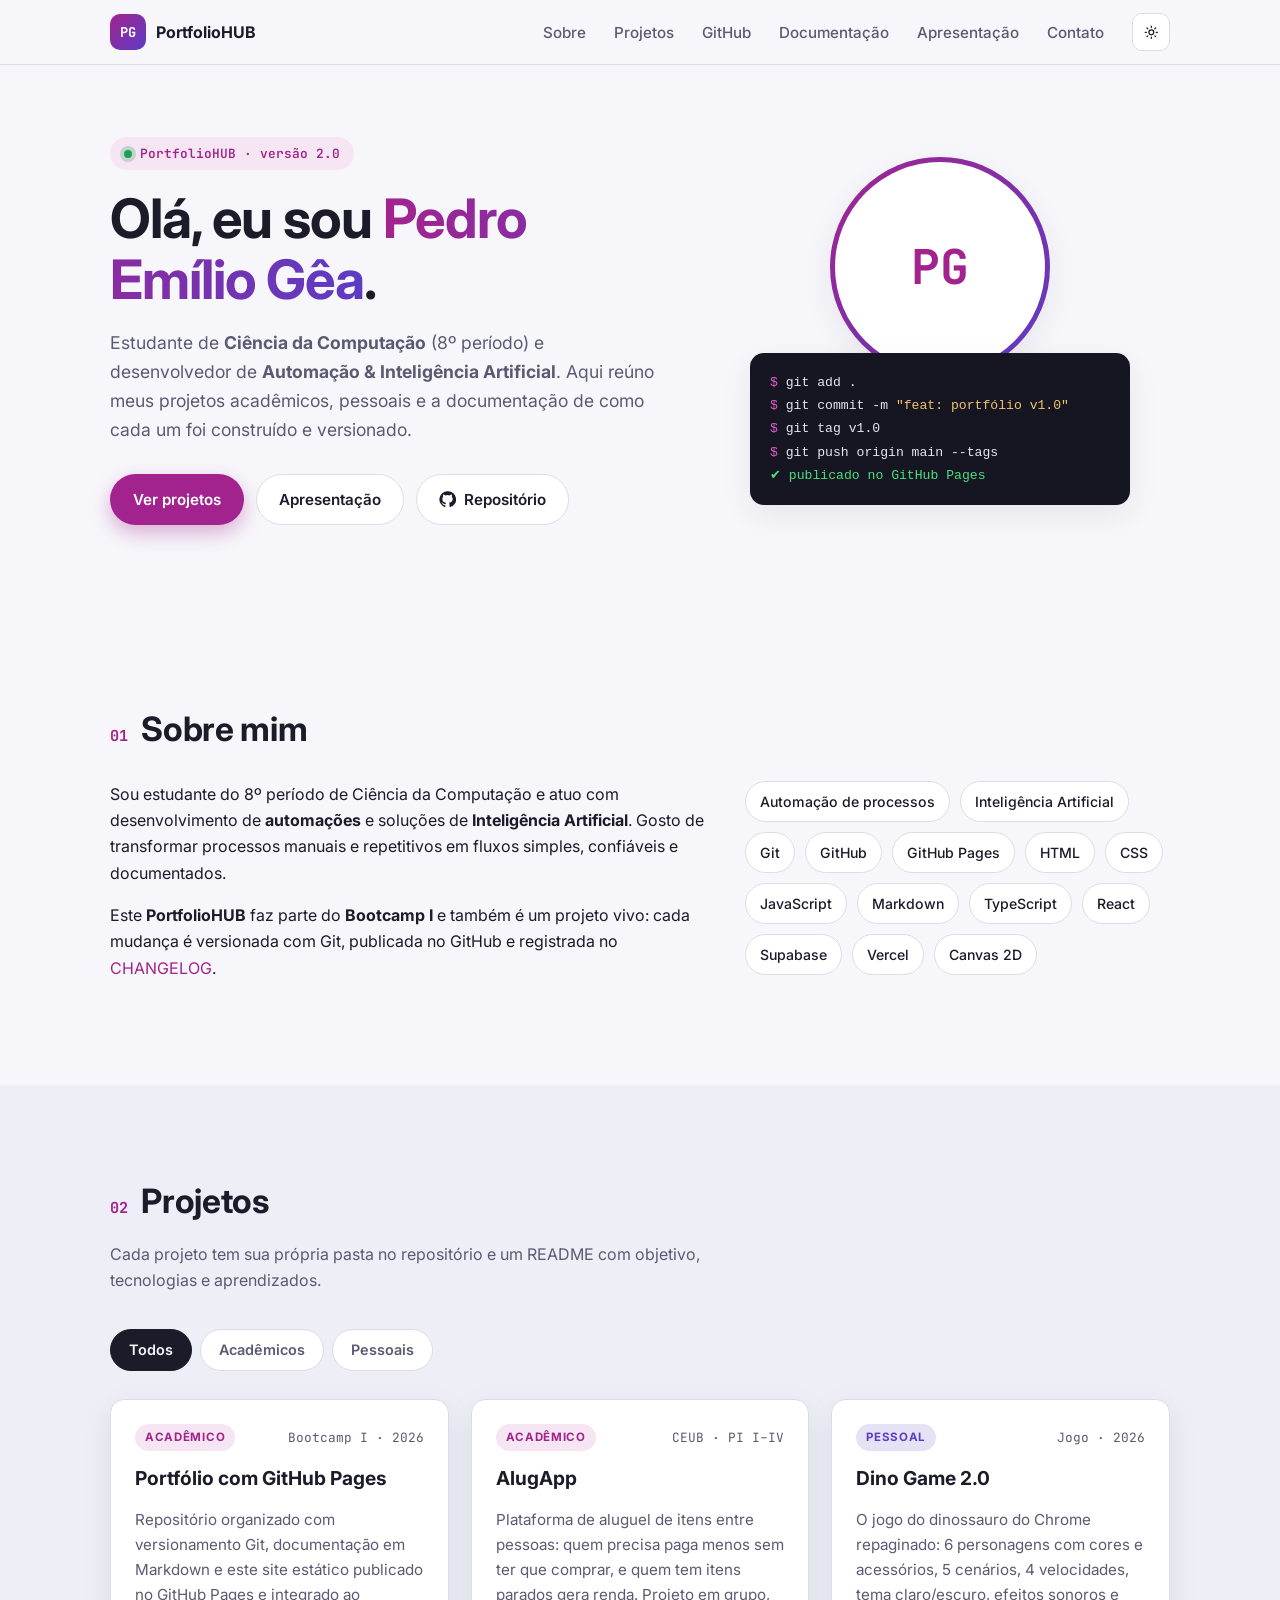
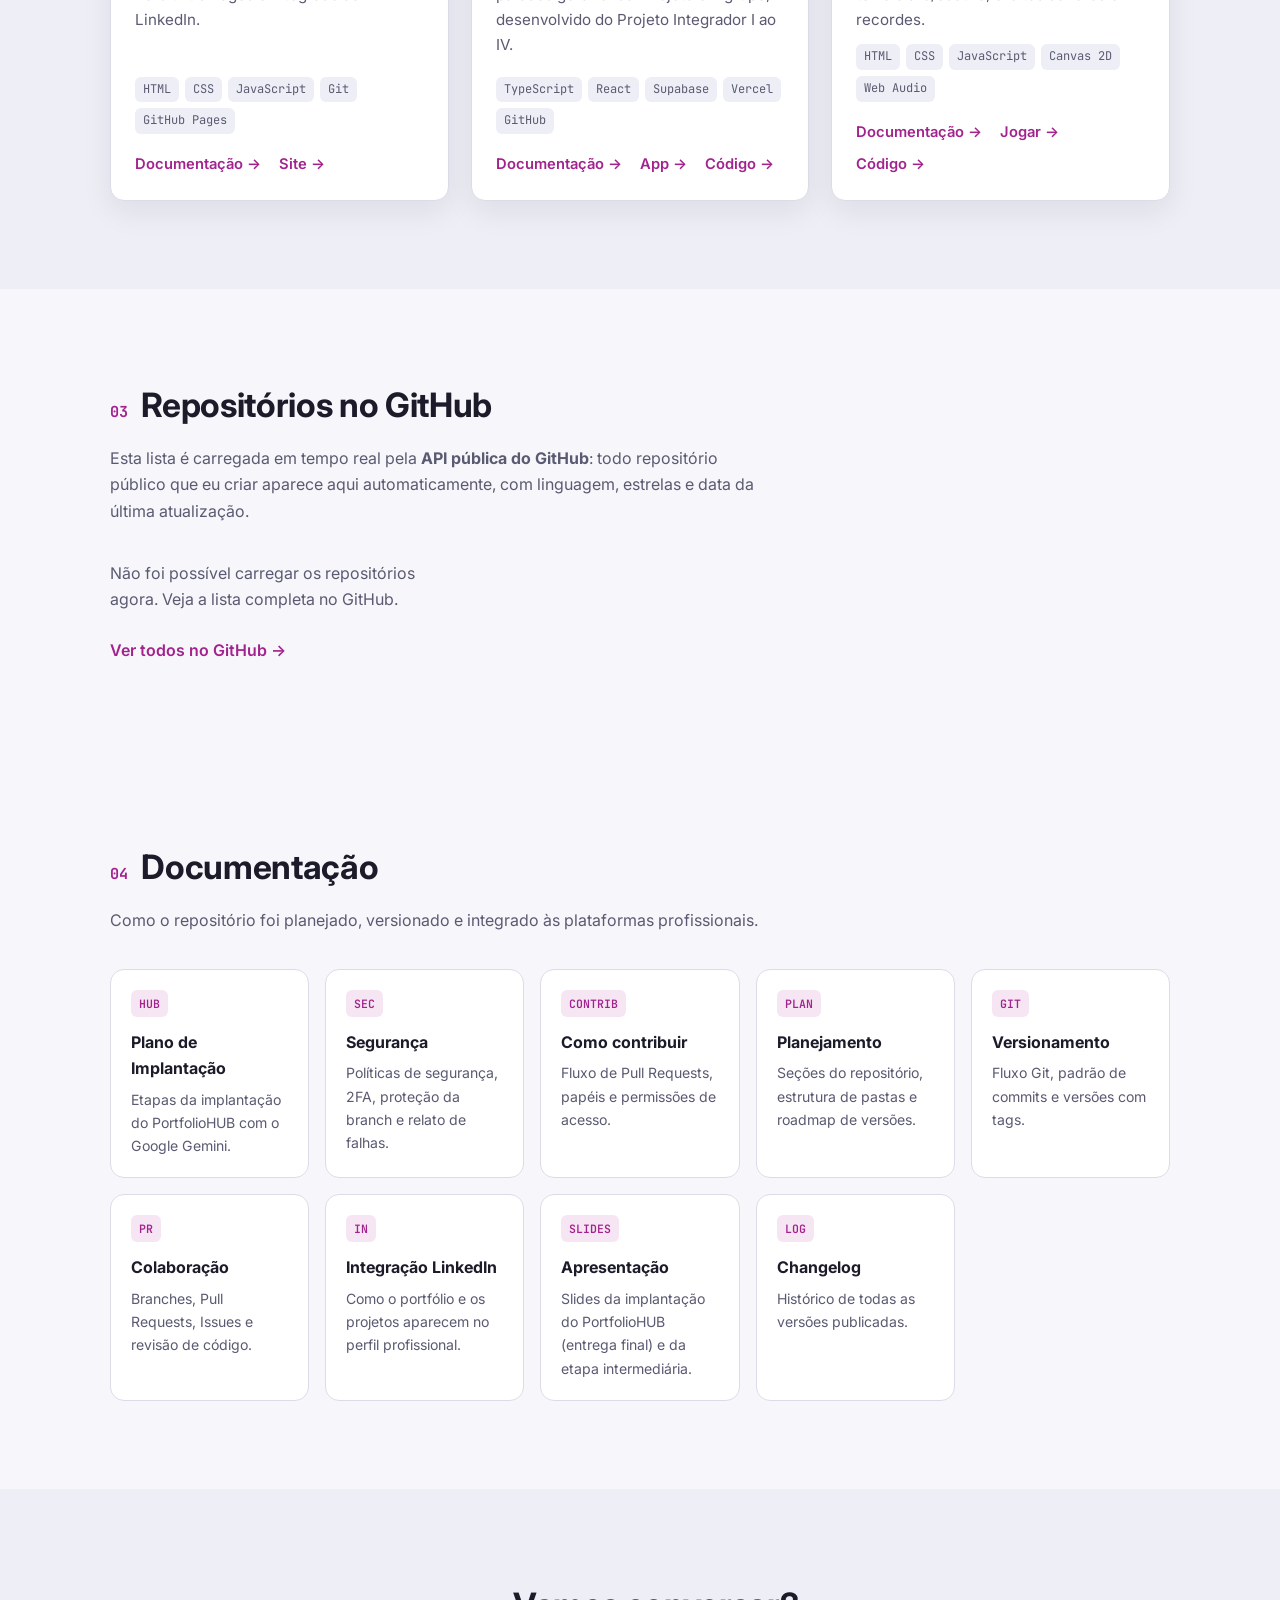
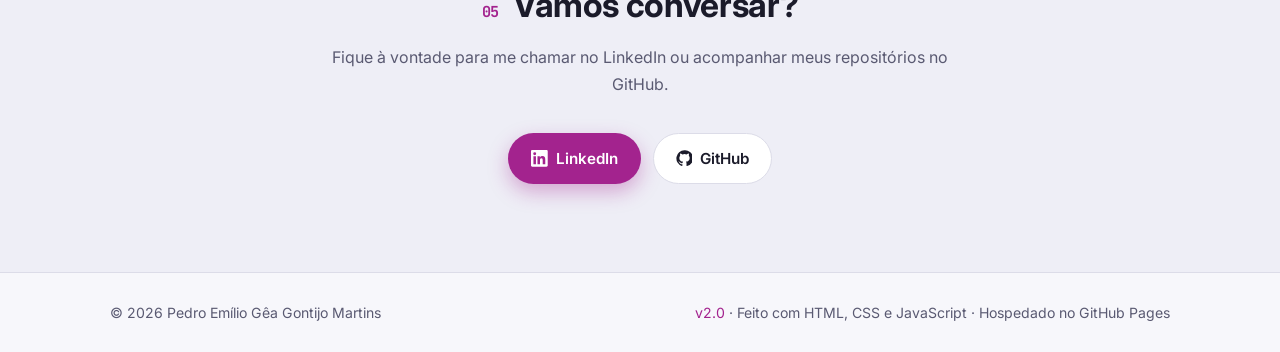
<file: index.html>
<!DOCTYPE html>
<html lang="pt-BR">
<head>
  <meta charset="UTF-8">
  <meta name="viewport" content="width=device-width, initial-scale=1.0">
  <title>PortfolioHUB · Pedro Emílio Gêa</title>
  <meta name="description" content="Portfólio de Pedro Emílio Gêa — estudante de Ciência da Computação e desenvolvedor de Automação e IA. Projetos acadêmicos, pessoais e documentação.">
  <meta name="author" content="Pedro Emílio Gêa Gontijo Martins">

  <!-- Open Graph: prévia bonita ao compartilhar o link no LinkedIn -->
  <meta property="og:type" content="website">
  <meta property="og:title" content="PortfolioHUB · Pedro Emílio Gêa">
  <meta property="og:description" content="Projetos acadêmicos e pessoais, documentação e versionamento com Git e GitHub.">
  <meta property="og:url" content="https://pedroemiliogea.github.io/github-page/">
  <meta property="og:image" content="https://github.com/PedroEmilioGea.png">

  <link rel="icon" href="assets/img/favicon.svg" type="image/svg+xml">
  <link rel="preconnect" href="https://fonts.googleapis.com">
  <link rel="preconnect" href="https://fonts.gstatic.com" crossorigin>
  <link href="https://fonts.googleapis.com/css2?family=Inter:wght@400;500;600;700&family=JetBrains+Mono:wght@400;600&display=swap" rel="stylesheet">
  <link rel="stylesheet" href="assets/css/style.css">
  <script>
    /* Aplica o tema antes de desenhar a página (evita "piscar") */
    try {
      var t = localStorage.getItem("portfolio-tema");
      if (t) document.documentElement.setAttribute("data-theme", t);
    } catch (e) {}
  </script>
</head>
<body>
  <a class="skip-link" href="#conteudo">Pular para o conteúdo</a>

  <!-- ===================== CABEÇALHO ===================== -->
  <header class="header" id="topo">
    <nav class="nav container" aria-label="Navegação principal">
      <a class="nav__logo" href="#topo" aria-label="Início">
        <span class="nav__logo-mark">PG</span>
        <span class="nav__logo-text">PortfolioHUB</span>
      </a>

      <button type="button" class="nav__toggle" id="nav-toggle" aria-label="Abrir menu" aria-expanded="false" aria-controls="nav-menu">
        <span></span><span></span><span></span>
      </button>

      <ul class="nav__menu" id="nav-menu">
        <li><a href="#sobre">Sobre</a></li>
        <li><a href="#projetos">Projetos</a></li>
        <li><a href="#github">GitHub</a></li>
        <li><a href="#documentacao">Documentação</a></li>
        <li><a href="apresentacao/implantacao.html">Apresentação</a></li>
        <li><a href="#contato">Contato</a></li>
        <li>
          <button type="button" class="theme-toggle" id="theme-toggle" aria-label="Alternar tema claro/escuro" title="Alternar tema">
            <svg class="icon-sun" viewBox="0 0 24 24" aria-hidden="true"><circle cx="12" cy="12" r="4"/><path d="M12 2v2M12 20v2M4.9 4.9l1.4 1.4M17.7 17.7l1.4 1.4M2 12h2M20 12h2M4.9 19.1l1.4-1.4M17.7 6.3l1.4-1.4"/></svg>
            <svg class="icon-moon" viewBox="0 0 24 24" aria-hidden="true"><path d="M21 12.8A9 9 0 1 1 11.2 3a7 7 0 0 0 9.8 9.8z"/></svg>
          </button>
        </li>
      </ul>
    </nav>
  </header>

  <main id="conteudo">
    <!-- ===================== HERO ===================== -->
    <section class="hero container">
      <div class="hero__text">
        <p class="hero__tag"><span class="dot"></span> PortfolioHUB · versão 2.0</p>
        <h1 class="hero__title">Olá, eu sou <span class="accent">Pedro Emílio Gêa</span>.</h1>
        <p class="hero__subtitle">
          Estudante de <strong>Ciência da Computação</strong> (8º período) e desenvolvedor de
          <strong>Automação &amp; Inteligência Artificial</strong>. Aqui reúno meus projetos acadêmicos,
          pessoais e a documentação de como cada um foi construído e versionado.
        </p>
        <div class="hero__actions">
          <a class="btn btn--primary" href="#projetos">Ver projetos</a>
          <a class="btn btn--ghost" href="apresentacao/implantacao.html">Apresentação</a>
          <a class="btn btn--ghost" href="https://github.com/PedroEmilioGea/github-page" target="_blank" rel="noopener">
            <svg viewBox="0 0 24 24" aria-hidden="true"><path d="M12 .5a11.5 11.5 0 0 0-3.6 22.4c.6.1.8-.3.8-.6v-2c-3.2.7-3.9-1.5-3.9-1.5-.5-1.3-1.3-1.7-1.3-1.7-1-.7.1-.7.1-.7 1.2.1 1.8 1.2 1.8 1.2 1 1.8 2.8 1.3 3.5 1 .1-.8.4-1.3.7-1.6-2.6-.3-5.3-1.3-5.3-5.7 0-1.3.5-2.3 1.2-3.1-.1-.3-.5-1.5.1-3.1 0 0 1-.3 3.2 1.2a11 11 0 0 1 5.8 0c2.2-1.5 3.2-1.2 3.2-1.2.6 1.6.2 2.8.1 3.1.8.8 1.2 1.9 1.2 3.1 0 4.4-2.7 5.4-5.3 5.7.4.4.8 1.1.8 2.2v3.3c0 .3.2.7.8.6A11.5 11.5 0 0 0 12 .5z"/></svg>
            Repositório
          </a>
        </div>
      </div>
      <div class="hero__media">
        <div class="avatar" data-initials="PG">
          <img onerror="this.remove()" src="https://github.com/PedroEmilioGea.png" alt="Foto de perfil de Pedro Emílio Gêa" width="260" height="260">
        </div>
        <pre class="terminal" aria-hidden="true"><code><span class="t-prompt">$</span> git add .
<span class="t-prompt">$</span> git commit -m <span class="t-str">"feat: portfólio v1.0"</span>
<span class="t-prompt">$</span> git tag v1.0
<span class="t-prompt">$</span> git push origin main --tags
<span class="t-ok">✔ publicado no GitHub Pages</span></code></pre>
      </div>
    </section>

    <!-- ===================== SOBRE ===================== -->
    <section class="section" id="sobre">
      <div class="container">
        <h2 class="section__title"><span class="section__num">01</span> Sobre mim</h2>
        <div class="about">
          <div class="about__text">
            <p>
              Sou estudante do 8º período de Ciência da Computação e atuo com desenvolvimento de
              <strong>automações</strong> e soluções de <strong>Inteligência Artificial</strong>.
              Gosto de transformar processos manuais e repetitivos em fluxos simples, confiáveis e documentados.
            </p>
            <p>
              Este <strong>PortfolioHUB</strong> faz parte do <strong>Bootcamp I</strong> e também é um projeto vivo: cada mudança é
              versionada com Git, publicada no GitHub e registrada no
              <a href="https://github.com/PedroEmilioGea/github-page/blob/main/CHANGELOG.md" target="_blank" rel="noopener">CHANGELOG</a>.
            </p>
          </div>
          <div class="chips-wrap" role="group" aria-label="Áreas e ferramentas"><ul class="chips">
            <li>Automação de processos</li>
            <li>Inteligência Artificial</li>
            <li>Git</li>
            <li>GitHub</li>
            <li>GitHub Pages</li>
            <li>HTML</li>
            <li>CSS</li>
            <li>JavaScript</li>
            <li>Markdown</li>
            <li>TypeScript</li>
            <li>React</li>
            <li>Supabase</li>
            <li>Vercel</li>
            <li>Canvas 2D</li>
          </ul></div>
        </div>
      </div>
    </section>

    <!-- ===================== PROJETOS ===================== -->
    <section class="section section--alt" id="projetos">
      <div class="container">
        <h2 class="section__title"><span class="section__num">02</span> Projetos</h2>
        <p class="section__lead">Cada projeto tem sua própria pasta no repositório e um README com objetivo, tecnologias e aprendizados.</p>

        <div class="filters" role="group" aria-label="Filtrar projetos">
          <button type="button" class="filter is-active" data-filter="todos">Todos</button>
          <button type="button" class="filter" data-filter="academico">Acadêmicos</button>
          <button type="button" class="filter" data-filter="pessoal">Pessoais</button>
        </div>

        <div class="cards" id="lista-projetos">
          <!-- Projeto acadêmico 01 -->
          <article class="card" data-categoria="academico">
            <div class="card__top">
              <span class="badge badge--academico">Acadêmico</span>
              <span class="card__meta">Bootcamp I · 2026</span>
            </div>
            <h3 class="card__title">Portfólio com GitHub Pages</h3>
            <p class="card__desc">
              Repositório organizado com versionamento Git, documentação em Markdown e este site
              estático publicado no GitHub Pages e integrado ao LinkedIn.
            </p>
            <ul class="card__tags">
              <li>HTML</li><li>CSS</li><li>JavaScript</li><li>Git</li><li>GitHub Pages</li>
            </ul>
            <div class="card__links">
              <a href="https://github.com/PedroEmilioGea/github-page/tree/main/projetos-academicos/01-portfolio-github-pages" target="_blank" rel="noopener">Documentação →</a>
              <a href="https://pedroemiliogea.github.io/github-page/" target="_blank" rel="noopener">Site →</a>
            </div>
          </article>

          <!-- Projeto acadêmico 02 -->
          <article class="card" data-categoria="academico">
            <div class="card__top">
              <span class="badge badge--academico">Acadêmico</span>
              <span class="card__meta">CEUB · PI I–IV</span>
            </div>
            <h3 class="card__title">AlugApp</h3>
            <p class="card__desc">
              Plataforma de aluguel de itens entre pessoas: quem precisa paga menos sem ter que comprar,
              e quem tem itens parados gera renda. Projeto em grupo, desenvolvido do Projeto Integrador I ao IV.
            </p>
            <ul class="card__tags">
              <li>TypeScript</li><li>React</li><li>Supabase</li><li>Vercel</li><li>GitHub</li>
            </ul>
            <div class="card__links">
              <a href="https://github.com/PedroEmilioGea/github-page/tree/main/projetos-academicos/02-alugapp" target="_blank" rel="noopener">Documentação →</a>
              <a href="https://alugapp.vercel.app/" target="_blank" rel="noopener">App →</a>
              <a href="https://github.com/AlugApp/AlugApp" target="_blank" rel="noopener">Código →</a>
            </div>
          </article>

          <!-- Projeto pessoal 01 -->
          <article class="card" data-categoria="pessoal">
            <div class="card__top">
              <span class="badge badge--pessoal">Pessoal</span>
              <span class="card__meta">Jogo · 2026</span>
            </div>
            <h3 class="card__title">Dino Game 2.0</h3>
            <p class="card__desc">
              O jogo do dinossauro do Chrome repaginado: 6 personagens com cores e acessórios,
              5 cenários, 4 velocidades, tema claro/escuro, efeitos sonoros e recordes.
            </p>
            <ul class="card__tags">
              <li>HTML</li><li>CSS</li><li>JavaScript</li><li>Canvas 2D</li><li>Web Audio</li>
            </ul>
            <div class="card__links">
              <a href="https://github.com/PedroEmilioGea/github-page/tree/main/projetos-pessoais/01-dino-game" target="_blank" rel="noopener">Documentação →</a>
              <a href="https://pedroemiliogea.github.io/dino-game/" target="_blank" rel="noopener">Jogar →</a>
              <a href="https://github.com/PedroEmilioGea/dino-game" target="_blank" rel="noopener">Código →</a>
            </div>
          </article>
        </div>
      </div>
    </section>

    <!-- ===================== GITHUB (integração via API) ===================== -->
    <section class="section" id="github">
      <div class="container">
        <h2 class="section__title"><span class="section__num">03</span> Repositórios no GitHub</h2>
        <p class="section__lead">
          Esta lista é carregada em tempo real pela <strong>API pública do GitHub</strong>: todo repositório
          público que eu criar aparece aqui automaticamente, com linguagem, estrelas e data da última atualização.
        </p>
        <div class="cards" id="lista-repos" aria-live="polite">
          <p class="repos__status" id="repos-status">Carregando repositórios…</p>
        </div>
        <p class="repos__more">
          <a href="https://github.com/PedroEmilioGea?tab=repositories" target="_blank" rel="noopener">Ver todos no GitHub →</a>
        </p>
      </div>
    </section>

    <!-- ===================== DOCUMENTAÇÃO ===================== -->
    <section class="section" id="documentacao">
      <div class="container">
        <h2 class="section__title"><span class="section__num">04</span> Documentação</h2>
        <p class="section__lead">Como o repositório foi planejado, versionado e integrado às plataformas profissionais.</p>

        <div class="docs">
          <a class="doc" href="https://github.com/PedroEmilioGea/github-page/blob/main/docs/implantacao.md" target="_blank" rel="noopener">
            <span class="doc__icon">HUB</span>
            <span class="doc__title">Plano de Implantação</span>
            <span class="doc__desc">Etapas da implantação do PortfolioHUB com o Google Gemini.</span>
          </a>
          <a class="doc" href="https://github.com/PedroEmilioGea/github-page/blob/main/SECURITY.md" target="_blank" rel="noopener">
            <span class="doc__icon">SEC</span>
            <span class="doc__title">Segurança</span>
            <span class="doc__desc">Políticas de segurança, 2FA, proteção da branch e relato de falhas.</span>
          </a>
          <a class="doc" href="https://github.com/PedroEmilioGea/github-page/blob/main/CONTRIBUTING.md" target="_blank" rel="noopener">
            <span class="doc__icon">CONTRIB</span>
            <span class="doc__title">Como contribuir</span>
            <span class="doc__desc">Fluxo de Pull Requests, papéis e permissões de acesso.</span>
          </a>
          <a class="doc" href="https://github.com/PedroEmilioGea/github-page/blob/main/docs/planejamento.md" target="_blank" rel="noopener">
            <span class="doc__icon">PLAN</span>
            <span class="doc__title">Planejamento</span>
            <span class="doc__desc">Seções do repositório, estrutura de pastas e roadmap de versões.</span>
          </a>
          <a class="doc" href="https://github.com/PedroEmilioGea/github-page/blob/main/docs/versionamento.md" target="_blank" rel="noopener">
            <span class="doc__icon">GIT</span>
            <span class="doc__title">Versionamento</span>
            <span class="doc__desc">Fluxo Git, padrão de commits e versões com tags.</span>
          </a>
          <a class="doc" href="https://github.com/PedroEmilioGea/github-page/blob/main/docs/colaboracao.md" target="_blank" rel="noopener">
            <span class="doc__icon">PR</span>
            <span class="doc__title">Colaboração</span>
            <span class="doc__desc">Branches, Pull Requests, Issues e revisão de código.</span>
          </a>
          <a class="doc" href="https://github.com/PedroEmilioGea/github-page/blob/main/docs/linkedin.md" target="_blank" rel="noopener">
            <span class="doc__icon">IN</span>
            <span class="doc__title">Integração LinkedIn</span>
            <span class="doc__desc">Como o portfólio e os projetos aparecem no perfil profissional.</span>
          </a>
          <a class="doc" href="apresentacao/implantacao.html">
            <span class="doc__icon">SLIDES</span>
            <span class="doc__title">Apresentação</span>
            <span class="doc__desc">Slides da implantação do PortfolioHUB (entrega final) e da etapa intermediária.</span>
          </a>
          <a class="doc" href="https://github.com/PedroEmilioGea/github-page/blob/main/CHANGELOG.md" target="_blank" rel="noopener">
            <span class="doc__icon">LOG</span>
            <span class="doc__title">Changelog</span>
            <span class="doc__desc">Histórico de todas as versões publicadas.</span>
          </a>
        </div>
      </div>
    </section>

    <!-- ===================== CONTATO ===================== -->
    <section class="section section--alt" id="contato">
      <div class="container contact">
        <h2 class="section__title"><span class="section__num">05</span> Vamos conversar?</h2>
        <p class="section__lead">Fique à vontade para me chamar no LinkedIn ou acompanhar meus repositórios no GitHub.</p>
        <div class="contact__links">
          <a class="btn btn--primary" href="https://www.linkedin.com/in/pedro-em%C3%ADlio-g%C3%AAa-gontijo-martins-45b3a32ba/" target="_blank" rel="noopener">
            <svg viewBox="0 0 24 24" aria-hidden="true"><path d="M20.4 20.5h-3.6v-5.6c0-1.3 0-3-1.8-3s-2.1 1.4-2.1 2.9v5.7H9.3V9h3.4v1.6h.1a3.8 3.8 0 0 1 3.4-1.9c3.6 0 4.3 2.4 4.3 5.5v6.3zM5.3 7.4a2.1 2.1 0 1 1 0-4.2 2.1 2.1 0 0 1 0 4.2zM7.1 20.5H3.5V9h3.6v11.5zM22.2 0H1.8C.8 0 0 .8 0 1.7v20.6c0 .9.8 1.7 1.8 1.7h20.4c1 0 1.8-.8 1.8-1.7V1.7C24 .8 23.2 0 22.2 0z"/></svg>
            LinkedIn
          </a>
          <a class="btn btn--ghost" href="https://github.com/PedroEmilioGea" target="_blank" rel="noopener">
            <svg viewBox="0 0 24 24" aria-hidden="true"><path d="M12 .5a11.5 11.5 0 0 0-3.6 22.4c.6.1.8-.3.8-.6v-2c-3.2.7-3.9-1.5-3.9-1.5-.5-1.3-1.3-1.7-1.3-1.7-1-.7.1-.7.1-.7 1.2.1 1.8 1.2 1.8 1.2 1 1.8 2.8 1.3 3.5 1 .1-.8.4-1.3.7-1.6-2.6-.3-5.3-1.3-5.3-5.7 0-1.3.5-2.3 1.2-3.1-.1-.3-.5-1.5.1-3.1 0 0 1-.3 3.2 1.2a11 11 0 0 1 5.8 0c2.2-1.5 3.2-1.2 3.2-1.2.6 1.6.2 2.8.1 3.1.8.8 1.2 1.9 1.2 3.1 0 4.4-2.7 5.4-5.3 5.7.4.4.8 1.1.8 2.2v3.3c0 .3.2.7.8.6A11.5 11.5 0 0 0 12 .5z"/></svg>
            GitHub
          </a>
        </div>
      </div>
    </section>
  </main>

  <!-- ===================== RODAPÉ ===================== -->
  <footer class="footer">
    <div class="container footer__inner">
      <p>© <span id="ano">2026</span> Pedro Emílio Gêa Gontijo Martins</p>
      <p class="footer__version">
        <a href="https://github.com/PedroEmilioGea/github-page/blob/main/CHANGELOG.md" target="_blank" rel="noopener">v2.0</a>
        · Feito com HTML, CSS e JavaScript · Hospedado no GitHub Pages
      </p>
    </div>
  </footer>

  <script src="assets/js/main.js"></script>
</body>
</html>
</file>
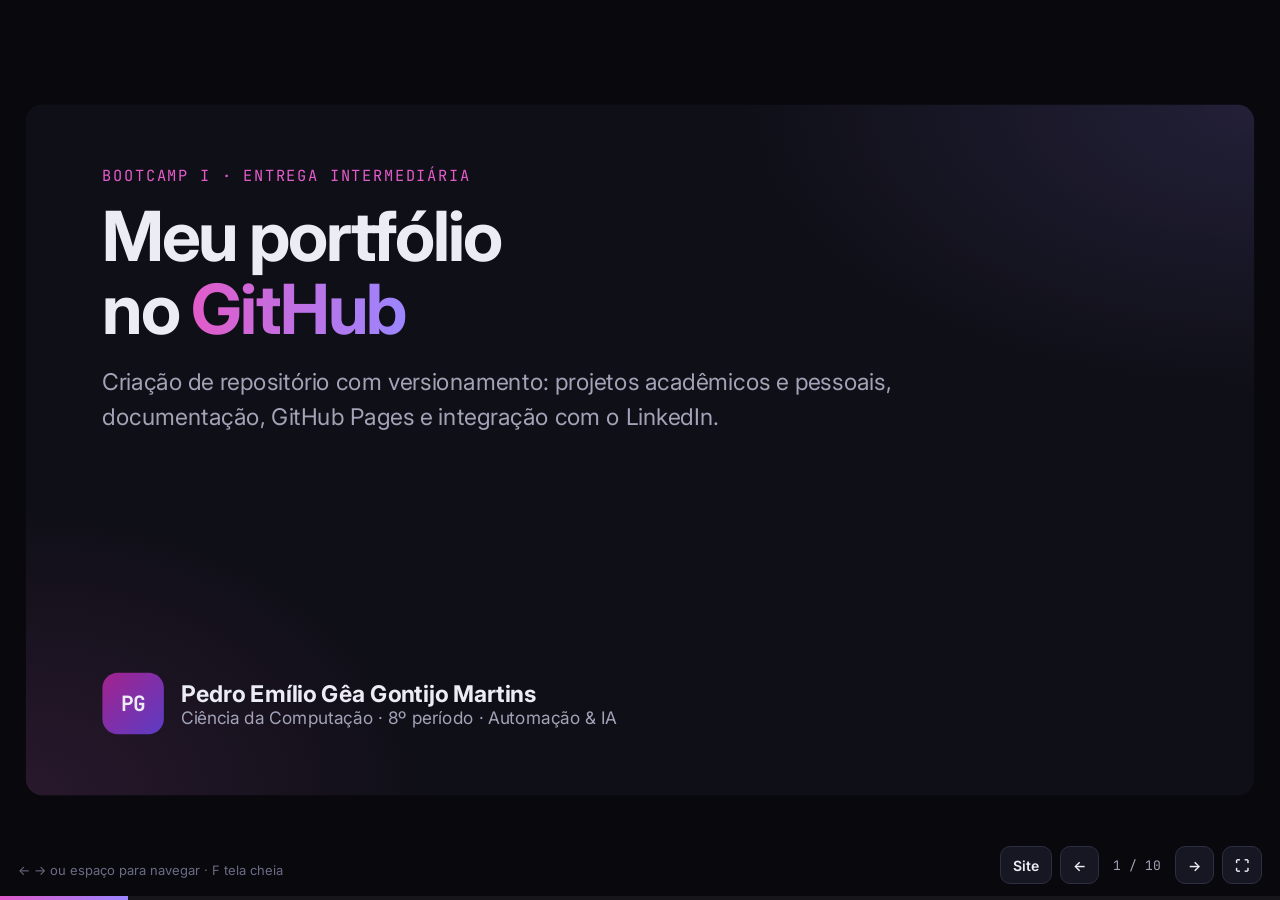
<file: apresentacao/index.html>
<!DOCTYPE html>
<html lang="pt-BR">
<head>
  <meta charset="UTF-8">
  <meta name="viewport" content="width=device-width, initial-scale=1.0">
  <title>Apresentação · Portfólio Pedro Gêa</title>
  <meta name="description" content="Slides da apresentação do portfólio no GitHub — Bootcamp I.">
  <link rel="icon" href="../assets/img/favicon.svg" type="image/svg+xml">
  <link rel="preconnect" href="https://fonts.googleapis.com">
  <link rel="preconnect" href="https://fonts.gstatic.com" crossorigin>
  <link href="https://fonts.googleapis.com/css2?family=Inter:wght@400;500;600;700;800&family=JetBrains+Mono:wght@400;600&display=swap" rel="stylesheet">
  <style>
    :root {
      --bg: #0f0f17;
      --surface: #1a1a27;
      --surface-2: #232334;
      --text: #ececf4;
      --muted: #a3a3b8;
      --border: #2e2e42;
      --accent: #e25bc9;
      --accent-2: #9b86ff;
      --ok: #4ade80;
      --warn: #f2c46d;
      --font: "Inter", system-ui, -apple-system, "Segoe UI", Roboto, sans-serif;
      --mono: "JetBrains Mono", ui-monospace, Consolas, monospace;
    }
    * { box-sizing: border-box; }
    html, body { margin: 0; height: 100%; background: #08080d; color: var(--text); font-family: var(--font); overflow: hidden; }

    /* Palco 16:9 que se ajusta à tela */
    .stage {
      position: absolute; top: 50%; left: 50%;
      width: 1280px; height: 720px;
      transform-origin: center center;
    }
    .slide {
      position: absolute; inset: 0; padding: 64px 80px;
      background:
        radial-gradient(900px 500px at 100% 0%, rgba(155,134,255,.14), transparent 60%),
        radial-gradient(700px 500px at 0% 100%, rgba(226,91,201,.12), transparent 60%),
        var(--bg);
      border-radius: 18px; overflow: hidden;
      display: flex; flex-direction: column;
      opacity: 0; visibility: hidden; transform: translateX(30px);
      transition: opacity .45s ease, transform .45s ease, visibility .45s;
    }
    .slide.is-active { opacity: 1; visibility: visible; transform: none; }
    .slide.is-prev { transform: translateX(-30px); }

    .eyebrow { font-family: var(--mono); font-size: 16px; color: var(--accent); letter-spacing: .08em; text-transform: uppercase; margin: 0 0 14px; }
    h1 { font-size: 72px; line-height: 1.05; margin: 0 0 22px; letter-spacing: -.03em; }
    h2 { font-size: 46px; line-height: 1.1; margin: 0 0 28px; letter-spacing: -.02em; }
    p { margin: 0; }
    .lead { font-size: 24px; color: var(--muted); line-height: 1.5; max-width: 900px; }
    .grad { background: linear-gradient(90deg, var(--accent), var(--accent-2)); -webkit-background-clip: text; background-clip: text; color: transparent; }
    strong { color: var(--text); }

    .grid { display: grid; gap: 22px; flex: none; }
    .g2 { grid-template-columns: 1fr 1fr; }
    .g3 { grid-template-columns: repeat(3, 1fr); }
    .g-media { grid-template-columns: 1fr 1.15fr; align-items: center; flex: 1; min-height: 0; }

    .box { background: var(--surface); border: 1px solid var(--border); border-radius: 16px; padding: 28px 30px; }
    .box h3 { margin: 0 0 10px; font-size: 24px; }
    .box p, .box li { color: var(--muted); font-size: 19px; line-height: 1.55; }
    .box ul { margin: 0; padding-left: 20px; }
    .box li + li { margin-top: 6px; }
    .num { font-family: var(--mono); font-size: 14px; color: var(--accent); display: block; margin-bottom: 8px; }

    .list { list-style: none; margin: 0; padding: 0; display: grid; gap: 14px; }
    .list li { display: flex; gap: 14px; align-items: flex-start; font-size: 21px; line-height: 1.45; color: var(--muted); }
    .list li::before { content: ""; flex: 0 0 10px; height: 10px; margin-top: 11px; border-radius: 3px; background: linear-gradient(135deg, var(--accent), var(--accent-2)); }

    .tags { display: flex; flex-wrap: wrap; gap: 8px; margin-top: 14px; }
    .tags span { font-family: var(--mono); font-size: 14px; padding: 5px 10px; border-radius: 8px; background: var(--surface-2); color: var(--muted); }

    .shot { width: 100%; border-radius: 14px; border: 1px solid var(--border); box-shadow: 0 20px 50px rgba(0,0,0,.45); display: block; }
    .shot-wrap { max-height: 480px; overflow: hidden; border-radius: 14px; }

    pre.term {
      margin: 0; padding: 22px 26px; border-radius: 14px; background: #08080d; border: 1px solid var(--border);
      font-family: var(--mono); font-size: 17px; line-height: 1.75; color: #e6e6f0; white-space: pre;
    }
    .t-p { color: var(--accent); } .t-s { color: var(--warn); } .t-ok { color: var(--ok); } .t-c { color: #6b6b85; }

    /* Linha do tempo de versões */
    .timeline { display: grid; grid-template-columns: repeat(4, 1fr); gap: 18px; position: relative; margin-top: 8px; }
    .timeline::before { content: ""; position: absolute; left: 0; right: 0; top: 19px; height: 2px; background: var(--border); }
    .tl { position: relative; padding-top: 50px; }
    .tl::before { content: ""; position: absolute; top: 10px; left: 0; width: 20px; height: 20px; border-radius: 50%; background: var(--bg); border: 3px solid var(--accent); }
    .tl b { font-family: var(--mono); font-size: 20px; color: var(--text); display: block; margin-bottom: 6px; }
    .tl span { color: var(--muted); font-size: 16px; line-height: 1.45; display: block; }

    .links { display: grid; gap: 14px; margin-top: 30px; }
    .links a { display: flex; gap: 16px; align-items: baseline; color: var(--text); text-decoration: none; font-size: 22px; }
    .links a span { font-family: var(--mono); font-size: 14px; color: var(--accent); width: 110px; flex-shrink: 0; text-transform: uppercase; letter-spacing: .06em; }
    .links a:hover { color: var(--accent); }

.stats { margin-top: auto; display: grid; grid-template-columns: repeat(4, 1fr); gap: 18px; }
    .stats div { border-left: 3px solid var(--accent); padding: 4px 0 4px 18px; }
    .stats b { display: block; font-size: 52px; line-height: 1; font-weight: 800; }
    .stats span { color: var(--muted); font-size: 18px; }
    .foot { position: absolute; left: 80px; right: 80px; bottom: 26px; display: flex; justify-content: space-between; font-size: 14px; color: #6b6b85; font-family: var(--mono); }

    /* Controles */
    .ui { position: fixed; left: 0; right: 0; bottom: 0; z-index: 10; }
    .progress { height: 4px; background: rgba(255,255,255,.06); }
    .progress span { display: block; height: 100%; width: 0; background: linear-gradient(90deg, var(--accent), var(--accent-2)); transition: width .4s ease; }
    .controls { position: fixed; right: 18px; bottom: 16px; display: flex; gap: 8px; align-items: center; z-index: 11; }
    .controls button, .controls a {
      background: rgba(26,26,39,.9); color: var(--text); border: 1px solid var(--border); border-radius: 10px;
      height: 38px; min-width: 38px; padding: 0 12px; font: 600 14px var(--font); cursor: pointer; text-decoration: none;
      display: inline-flex; align-items: center; justify-content: center;
    }
    .controls button:hover, .controls a:hover { border-color: var(--accent); }
    .counter { font-family: var(--mono); font-size: 13px; color: var(--muted); padding: 0 6px; }
    .hint { position: fixed; left: 18px; bottom: 22px; font-size: 13px; color: #6b6b85; z-index: 11; }
    @media (max-width: 700px) { .hint { display: none; } }
    @media (prefers-reduced-motion: reduce) { .slide { transition: none; } }
  </style>
</head>
<body>
  <main class="stage" id="stage" aria-live="polite">

    <!-- 1. Capa -->
    <section class="slide" data-title="Capa">
      <p class="eyebrow">Bootcamp I · Entrega Intermediária</p>
      <h1>Meu portfólio<br>no <span class="grad">GitHub</span></h1>
      <p class="lead">Criação de repositório com versionamento: projetos acadêmicos e pessoais, documentação, GitHub Pages e integração com o LinkedIn.</p>
      <div style="margin-top:auto; display:flex; gap:18px; align-items:center;">
        <div style="width:64px;height:64px;border-radius:16px;background:linear-gradient(135deg,#a3238e,#5b3cc4);display:grid;place-items:center;font:700 22px var(--mono);">PG</div>
        <div>
          <p style="font-size:24px;font-weight:700;">Pedro Emílio Gêa Gontijo Martins</p>
          <p style="color:var(--muted);font-size:18px;">Ciência da Computação · 8º período · Automação &amp; IA</p>
        </div>
      </div>
    </section>

    <!-- 2. Objetivo -->
    <section class="slide" data-title="Objetivo">
      <p class="eyebrow">01 · O desafio</p>
      <h2>Objetivo</h2>
      <div class="grid g3">
        <div class="box"><span class="num">ORGANIZAR</span><h3>Projetos em um só lugar</h3><p>Acadêmicos e pessoais, cada um com pasta e README próprios.</p></div>
        <div class="box"><span class="num">VERSIONAR</span><h3>Boas práticas de Git</h3><p>Commits padronizados, tags de versão e histórico registrado no CHANGELOG.</p></div>
        <div class="box"><span class="num">PUBLICAR</span><h3>Site + LinkedIn</h3><p>Página no GitHub Pages e projetos integrados ao perfil profissional.</p></div>
      </div>
      <div class="stats">
        <div><b>1</b><span>repositório público</span></div>
        <div><b>3</b><span>projetos documentados</span></div>
        <div><b>4</b><span>versões com tags</span></div>
        <div><b>1</b><span>site no GitHub Pages</span></div>
      </div>
    </section>

    <!-- 3. Planejamento -->
    <section class="slide" data-title="Planejamento">
      <p class="eyebrow">02 · Planejamento do repositório</p>
      <h2>Seções e estrutura de pastas</h2>
      <div class="grid g2">
        <pre class="term">github-page/
├── index.html            <span class="t-c"># site (GitHub Pages)</span>
├── assets/               <span class="t-c"># CSS, JS e imagens</span>
├── projetos-academicos/
│   ├── 01-portfolio-github-pages/
│   └── 02-alugapp/
├── projetos-pessoais/
│   └── 01-dino-game/
├── docs/                 <span class="t-c"># planejamento, Git, LinkedIn</span>
├── apresentacao/         <span class="t-c"># estes slides</span>
├── CHANGELOG.md
└── README.md</pre>
        <ul class="list" style="align-self:center;">
          <li><span><strong>Uma pasta por projeto</strong>, numerada e em kebab-case.</span></li>
          <li><span><strong>Todo projeto tem README</strong> no mesmo modelo: descrição, tecnologias, como executar e aprendizados.</span></li>
          <li><span><strong>docs/</strong> concentra planejamento, versionamento, colaboração e LinkedIn.</span></li>
          <li><span>Tudo descrito em <strong>docs/planejamento.md</strong>.</span></li>
        </ul>
      </div>
    </section>

    <!-- 4. Versionamento -->
    <section class="slide" data-title="Versionamento">
      <p class="eyebrow">03 · Versionamento com Git</p>
      <h2>Do computador ao GitHub</h2>
      <div class="grid g2">
        <pre class="term"><span class="t-p">$</span> git add .
<span class="t-p">$</span> git commit -m <span class="t-s">"feat: adiciona projetos..."</span>
<span class="t-p">$</span> git tag v1.1
<span class="t-p">$</span> git push origin main --tags
<span class="t-ok">✔ GitHub Pages atualizado</span></pre>
        <ul class="list" style="align-self:center;">
          <li><span>Feito com o <strong>GitHub Desktop</strong>: Changes → Commit → Push.</span></li>
          <li><span>Mensagens no padrão <strong>Conventional Commits</strong> (<code>feat:</code>, <code>docs:</code>, <code>fix:</code>).</span></li>
          <li><span>Cada entrega marcada com uma <strong>tag</strong> e registrada no <strong>CHANGELOG</strong>.</span></li>
        </ul>
      </div>
      <div class="timeline" style="margin-top:40px;">
        <div class="tl"><b>Initial</b><span>Repositório criado com README e GitHub Pages ativado.</span></div>
        <div class="tl"><b>v1.0</b><span>Estrutura de pastas, site do portfólio e documentação base.</span></div>
        <div class="tl"><b>v1.1</b><span>Projetos AlugApp (acadêmico) e Dino Game (pessoal).</span></div>
        <div class="tl"><b>v1.2 → v1.3</b><span>Apresentação, roteiro do vídeo, LinkedIn e revisão final.</span></div>
      </div>
    </section>

    <!-- 5. GitHub Pages -->
    <section class="slide" data-title="GitHub Pages">
      <p class="eyebrow">04 · Publicação</p>
      <h2>Site no GitHub Pages</h2>
      <div class="grid g-media">
        <ul class="list">
          <li><span>HTML, CSS e JavaScript <strong>sem frameworks</strong>.</span></li>
          <li><span>Seções <strong>Sobre, Projetos, Documentação e Contato</strong>.</span></li>
          <li><span><strong>Filtro</strong> de projetos, <strong>tema claro/escuro</strong> e layout <strong>responsivo</strong>.</span></li>
          <li><span>Meta tags <strong>Open Graph</strong> para prévia no LinkedIn.</span></li>
          <li><span>Publicado a cada <code>push</code> na branch <code>main</code>.</span></li>
        </ul>
        <div class="shot-wrap"><img class="shot" src="img/site-portfolio.png" alt="Página inicial do site do portfólio"></div>
      </div>
    </section>

    <!-- 6. AlugApp -->
    <section class="slide" data-title="AlugApp">
      <p class="eyebrow">05 · Projeto acadêmico</p>
      <h2>AlugApp</h2>
      <div class="grid g-media">
        <div>
          <p class="lead" style="font-size:21px;">Plataforma de <strong>aluguel de itens entre pessoas</strong>: quem precisa paga menos sem comprar, e quem tem itens parados gera renda.</p>
          <ul class="list" style="margin-top:22px;">
            <li><span>Projeto em grupo do <strong>Projeto Integrador I ao IV</strong> (CEUB).</span></li>
            <li><span>Minha parte: <strong>requisitos e regras de negócio</strong>, fluxo de aluguel, configuração do <strong>Supabase</strong>, Dashboard, Chat e recuperação de senha.</span></li>
          </ul>
          <div class="tags"><span>TypeScript</span><span>React</span><span>Supabase</span><span>Vercel</span><span>GitHub</span></div>
        </div>
        <div class="shot-wrap" style="background:#fff;"><img class="shot" src="../projetos-academicos/02-alugapp/img/diagrama-classes.png" alt="Diagrama de classes do AlugApp"></div>
      </div>
    </section>

    <!-- 7. Dino Game -->
    <section class="slide" data-title="Dino Game">
      <p class="eyebrow">06 · Projeto pessoal</p>
      <h2>Dino Game 2.0</h2>
      <div class="grid g-media">
        <div>
          <p class="lead" style="font-size:21px;">O jogo do dinossauro do Chrome <strong>repaginado</strong>, com muita personalização.</p>
          <ul class="list" style="margin-top:22px;">
            <li><span><strong>6 personagens</strong> com cores, chapéus, óculos, roupas e calçados.</span></li>
            <li><span><strong>5 cenários</strong>, <strong>4 velocidades</strong>, ciclo dia/noite e sons.</span></li>
            <li><span><strong>Recordes</strong> salvos no navegador e controles no celular.</span></li>
          </ul>
          <div class="tags"><span>HTML</span><span>CSS</span><span>JavaScript</span><span>Canvas 2D</span><span>Web Audio</span></div>
        </div>
        <div class="shot-wrap"><img class="shot" src="../projetos-pessoais/01-dino-game/img/personalizacao.png" alt="Tela de personalização do Dino Game"></div>
      </div>
    </section>

    <!-- 8. Documentação e colaboração -->
    <section class="slide" data-title="Documentação">
      <p class="eyebrow">07 · Documentação e colaboração</p>
      <h2>READMEs e trabalho em equipe</h2>
      <div class="grid g2">
        <div class="box">
          <h3>Documentação</h3>
          <ul>
            <li>README principal com sumário, links, estrutura e versões.</li>
            <li>README por projeto: descrição, tecnologias, prints, como executar e aprendizados.</li>
            <li>Modelo de README para novos projetos.</li>
            <li>CHANGELOG com o histórico de cada versão.</li>
          </ul>
        </div>
        <div class="box">
          <h3>Colaboração</h3>
          <ul>
            <li>GitHub Flow: branch por funcionalidade + Pull Request.</li>
            <li>Issues para tarefas e bugs, revisão de código antes do merge.</li>
            <li>Na prática no AlugApp: 4 integrantes no mesmo repositório.</li>
            <li>Licença MIT e .gitignore protegendo segredos.</li>
          </ul>
        </div>
      </div>
    </section>

    <!-- 9. LinkedIn -->
    <section class="slide" data-title="LinkedIn">
      <p class="eyebrow">08 · Integração</p>
      <h2>GitHub ⇄ LinkedIn</h2>
      <div class="grid g3">
        <div class="box"><span class="num">GITHUB → LINKEDIN</span><h3>Perfil conectado</h3><p>Link do LinkedIn no perfil do GitHub e repositório público.</p></div>
        <div class="box"><span class="num">PROJETOS</span><h3>Seção Projetos</h3><p>Portfólio, AlugApp e Dino Game cadastrados com descrição e competências.</p></div>
        <div class="box"><span class="num">LINKS</span><h3>Do perfil ao código</h3><p>Cada projeto no LinkedIn aponta para o repositório e para o site publicado.</p></div>
      </div>
      <div class="box" style="margin-top:auto;">
        <h3>Por que integrar?</h3>
        <p>Recrutadores veem no LinkedIn <strong>o que eu sei fazer</strong> e, com um clique, chegam ao <strong>código, à documentação e ao histórico de versões</strong> no GitHub.</p>
      </div>
    </section>

    <!-- 10. Encerramento -->
    <section class="slide" data-title="Obrigado">
      <p class="eyebrow">Obrigado!</p>
      <h1 style="font-size:60px;">Links do <span class="grad">portfólio</span></h1>
      <div class="links">
        <a href="https://pedroemiliogea.github.io/github-page/" target="_blank" rel="noopener"><span>Site</span>pedroemiliogea.github.io/github-page</a>
        <a href="https://github.com/PedroEmilioGea/github-page" target="_blank" rel="noopener"><span>Repositório</span>github.com/PedroEmilioGea/github-page</a>
        <a href="https://github.com/PedroEmilioGea" target="_blank" rel="noopener"><span>GitHub</span>github.com/PedroEmilioGea</a>
        <a href="https://www.linkedin.com/in/pedro-em%C3%ADlio-g%C3%AAa-gontijo-martins-45b3a32ba/" target="_blank" rel="noopener"><span>LinkedIn</span>Pedro Emílio Gêa Gontijo Martins</a>
      </div>
    </section>

  </main>

  <div class="ui"><div class="progress"><span id="bar"></span></div></div>
  <p class="hint">← → ou espaço para navegar · F tela cheia</p>
  <nav class="controls" aria-label="Controles da apresentação">
    <a href="../index.html" title="Voltar ao portfólio">Site</a>
    <button type="button" id="prev" aria-label="Slide anterior">←</button>
    <span class="counter" id="counter">1 / 10</span>
    <button type="button" id="next" aria-label="Próximo slide">→</button>
    <button type="button" id="fs" aria-label="Tela cheia" title="Tela cheia (F)">⛶</button>
  </nav>

  <script>
    (function () {
      "use strict";
      var stage = document.getElementById("stage");
      var slides = Array.prototype.slice.call(document.querySelectorAll(".slide"));
      var bar = document.getElementById("bar");
      var counter = document.getElementById("counter");
      var atual = 0;

      function ajustar() {
        var escala = Math.min(window.innerWidth / 1280, (window.innerHeight - 8) / 720) * 0.96;
        stage.style.transform = "translate(-50%, -50%) scale(" + escala + ")";
      }

      function mostrar(i) {
        atual = Math.max(0, Math.min(slides.length - 1, i));
        slides.forEach(function (s, idx) {
          s.classList.toggle("is-active", idx === atual);
          s.classList.toggle("is-prev", idx < atual);
          s.setAttribute("aria-hidden", idx === atual ? "false" : "true");
        });
        bar.style.width = ((atual + 1) / slides.length * 100) + "%";
        counter.textContent = (atual + 1) + " / " + slides.length;
        if (history.replaceState) history.replaceState(null, "", "#" + (atual + 1));
      }

      document.getElementById("next").addEventListener("click", function () { mostrar(atual + 1); });
      document.getElementById("prev").addEventListener("click", function () { mostrar(atual - 1); });
      document.getElementById("fs").addEventListener("click", telaCheia);

      function telaCheia() {
        if (!document.fullscreenElement) { document.documentElement.requestFullscreen && document.documentElement.requestFullscreen(); }
        else { document.exitFullscreen && document.exitFullscreen(); }
      }

      document.addEventListener("keydown", function (e) {
        if (["ArrowRight", "PageDown", " ", "Enter"].indexOf(e.key) > -1) { e.preventDefault(); mostrar(atual + 1); }
        else if (["ArrowLeft", "PageUp", "Backspace"].indexOf(e.key) > -1) { e.preventDefault(); mostrar(atual - 1); }
        else if (e.key === "Home") mostrar(0);
        else if (e.key === "End") mostrar(slides.length - 1);
        else if (e.key === "f" || e.key === "F") telaCheia();
      });

      var x0 = null;
      document.addEventListener("touchstart", function (e) { x0 = e.touches[0].clientX; }, { passive: true });
      document.addEventListener("touchend", function (e) {
        if (x0 === null) return;
        var dx = e.changedTouches[0].clientX - x0;
        if (Math.abs(dx) > 50) mostrar(atual + (dx < 0 ? 1 : -1));
        x0 = null;
      });

      window.addEventListener("resize", ajustar);
      ajustar();
      var inicial = parseInt(location.hash.replace("#", ""), 10);
      mostrar(isNaN(inicial) ? 0 : inicial - 1);
    })();
  </script>
</body>
</html>
</file>
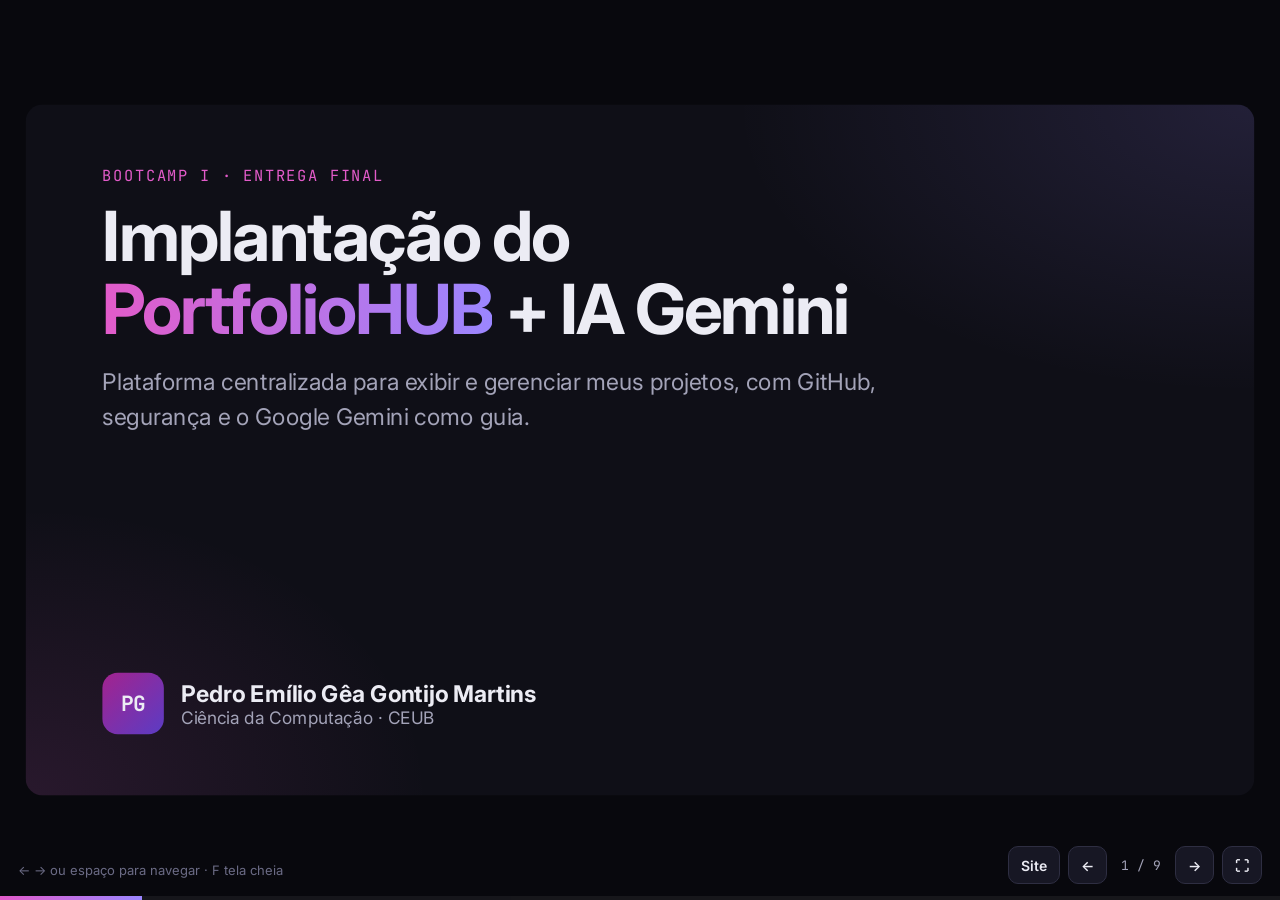
<file: apresentacao/implantacao.html>
<!DOCTYPE html>
<html lang="pt-BR">
<head>
  <meta charset="UTF-8">
  <meta name="viewport" content="width=device-width, initial-scale=1.0">
  <title>Implantação · PortfolioHUB</title>
  <meta name="description" content="Slides da implantação do PortfolioHUB + IA Gemini — Bootcamp I.">
  <link rel="icon" href="../assets/img/favicon.svg" type="image/svg+xml">
  <link rel="preconnect" href="https://fonts.googleapis.com">
  <link rel="preconnect" href="https://fonts.gstatic.com" crossorigin>
  <link href="https://fonts.googleapis.com/css2?family=Inter:wght@400;500;600;700;800&family=JetBrains+Mono:wght@400;600&display=swap" rel="stylesheet">
  <style>
    :root {
      --bg: #0f0f17;
      --surface: #1a1a27;
      --surface-2: #232334;
      --text: #ececf4;
      --muted: #a3a3b8;
      --border: #2e2e42;
      --accent: #e25bc9;
      --accent-2: #9b86ff;
      --ok: #4ade80;
      --warn: #f2c46d;
      --font: "Inter", system-ui, -apple-system, "Segoe UI", Roboto, sans-serif;
      --mono: "JetBrains Mono", ui-monospace, Consolas, monospace;
    }
    * { box-sizing: border-box; }
    html, body { margin: 0; height: 100%; background: #08080d; color: var(--text); font-family: var(--font); overflow: hidden; }

    /* Palco 16:9 que se ajusta à tela */
    .stage {
      position: absolute; top: 50%; left: 50%;
      width: 1280px; height: 720px;
      transform-origin: center center;
    }
    .slide {
      position: absolute; inset: 0; padding: 64px 80px;
      background:
        radial-gradient(900px 500px at 100% 0%, rgba(155,134,255,.14), transparent 60%),
        radial-gradient(700px 500px at 0% 100%, rgba(226,91,201,.12), transparent 60%),
        var(--bg);
      border-radius: 18px; overflow: hidden;
      display: flex; flex-direction: column;
      opacity: 0; visibility: hidden; transform: translateX(30px);
      transition: opacity .45s ease, transform .45s ease, visibility .45s;
    }
    .slide.is-active { opacity: 1; visibility: visible; transform: none; }
    .slide.is-prev { transform: translateX(-30px); }

    .eyebrow { font-family: var(--mono); font-size: 16px; color: var(--accent); letter-spacing: .08em; text-transform: uppercase; margin: 0 0 14px; }
    h1 { font-size: 72px; line-height: 1.05; margin: 0 0 22px; letter-spacing: -.03em; }
    h2 { font-size: 46px; line-height: 1.1; margin: 0 0 28px; letter-spacing: -.02em; }
    p { margin: 0; }
    .lead { font-size: 24px; color: var(--muted); line-height: 1.5; max-width: 900px; }
    .grad { background: linear-gradient(90deg, var(--accent), var(--accent-2)); -webkit-background-clip: text; background-clip: text; color: transparent; }
    strong { color: var(--text); }

    .grid { display: grid; gap: 22px; flex: none; }
    .g2 { grid-template-columns: 1fr 1fr; }
    .g3 { grid-template-columns: repeat(3, 1fr); }
    .g-media { grid-template-columns: 1fr 1.15fr; align-items: center; flex: 1; min-height: 0; }

    .box { background: var(--surface); border: 1px solid var(--border); border-radius: 16px; padding: 28px 30px; }
    .box h3 { margin: 0 0 10px; font-size: 24px; }
    .box p, .box li { color: var(--muted); font-size: 19px; line-height: 1.55; }
    .box ul { margin: 0; padding-left: 20px; }
    .box li + li { margin-top: 6px; }
    .num { font-family: var(--mono); font-size: 14px; color: var(--accent); display: block; margin-bottom: 8px; }

    .list { list-style: none; margin: 0; padding: 0; display: grid; gap: 14px; }
    .list li { display: flex; gap: 14px; align-items: flex-start; font-size: 21px; line-height: 1.45; color: var(--muted); }
    .list li::before { content: ""; flex: 0 0 10px; height: 10px; margin-top: 11px; border-radius: 3px; background: linear-gradient(135deg, var(--accent), var(--accent-2)); }

    .tags { display: flex; flex-wrap: wrap; gap: 8px; margin-top: 14px; }
    .tags span { font-family: var(--mono); font-size: 14px; padding: 5px 10px; border-radius: 8px; background: var(--surface-2); color: var(--muted); }

    .shot { width: 100%; border-radius: 14px; border: 1px solid var(--border); box-shadow: 0 20px 50px rgba(0,0,0,.45); display: block; }
    .shot-wrap { max-height: 480px; overflow: hidden; border-radius: 14px; }

    pre.term {
      margin: 0; padding: 22px 26px; border-radius: 14px; background: #08080d; border: 1px solid var(--border);
      font-family: var(--mono); font-size: 17px; line-height: 1.75; color: #e6e6f0; white-space: pre;
    }
    .t-p { color: var(--accent); } .t-s { color: var(--warn); } .t-ok { color: var(--ok); } .t-c { color: #6b6b85; }

    /* Linha do tempo de versões */
    .timeline { display: grid; grid-template-columns: repeat(4, 1fr); gap: 18px; position: relative; margin-top: 8px; }
    .timeline::before { content: ""; position: absolute; left: 0; right: 0; top: 19px; height: 2px; background: var(--border); }
    .tl { position: relative; padding-top: 50px; }
    .tl::before { content: ""; position: absolute; top: 10px; left: 0; width: 20px; height: 20px; border-radius: 50%; background: var(--bg); border: 3px solid var(--accent); }
    .tl b { font-family: var(--mono); font-size: 20px; color: var(--text); display: block; margin-bottom: 6px; }
    .tl span { color: var(--muted); font-size: 16px; line-height: 1.45; display: block; }

    .links { display: grid; gap: 14px; margin-top: 30px; }
    .links a { display: flex; gap: 16px; align-items: baseline; color: var(--text); text-decoration: none; font-size: 22px; }
    .links a span { font-family: var(--mono); font-size: 14px; color: var(--accent); width: 110px; flex-shrink: 0; text-transform: uppercase; letter-spacing: .06em; }
    .links a:hover { color: var(--accent); }

.stats { margin-top: auto; display: grid; grid-template-columns: repeat(4, 1fr); gap: 18px; }
    .stats div { border-left: 3px solid var(--accent); padding: 4px 0 4px 18px; }
    .stats b { display: block; font-size: 52px; line-height: 1; font-weight: 800; }
    .stats span { color: var(--muted); font-size: 18px; }
    .foot { position: absolute; left: 80px; right: 80px; bottom: 26px; display: flex; justify-content: space-between; font-size: 14px; color: #6b6b85; font-family: var(--mono); }

    /* Controles */
    .ui { position: fixed; left: 0; right: 0; bottom: 0; z-index: 10; }
    .progress { height: 4px; background: rgba(255,255,255,.06); }
    .progress span { display: block; height: 100%; width: 0; background: linear-gradient(90deg, var(--accent), var(--accent-2)); transition: width .4s ease; }
    .controls { position: fixed; right: 18px; bottom: 16px; display: flex; gap: 8px; align-items: center; z-index: 11; }
    .controls button, .controls a {
      background: rgba(26,26,39,.9); color: var(--text); border: 1px solid var(--border); border-radius: 10px;
      height: 38px; min-width: 38px; padding: 0 12px; font: 600 14px var(--font); cursor: pointer; text-decoration: none;
      display: inline-flex; align-items: center; justify-content: center;
    }
    .controls button:hover, .controls a:hover { border-color: var(--accent); }
    .counter { font-family: var(--mono); font-size: 13px; color: var(--muted); padding: 0 6px; }
    .hint { position: fixed; left: 18px; bottom: 22px; font-size: 13px; color: #6b6b85; z-index: 11; }
    @media (max-width: 700px) { .hint { display: none; } }
    @media (prefers-reduced-motion: reduce) { .slide { transition: none; } }
  </style>
</head>
<body>
  <main class="stage" id="stage" aria-live="polite">

    <section class="slide" data-title="Capa">
      <p class="eyebrow">Bootcamp I · Entrega Final</p>
      <h1>Implantação do<br><span class="grad">PortfolioHUB</span> + IA Gemini</h1>
      <p class="lead">Plataforma centralizada para exibir e gerenciar meus projetos, com GitHub, segurança e o Google Gemini como guia.</p>
      <div style="margin-top:auto; display:flex; gap:18px; align-items:center;">
        <div style="width:64px;height:64px;border-radius:16px;background:linear-gradient(135deg,#a3238e,#5b3cc4);display:grid;place-items:center;font:700 22px var(--mono);">PG</div>
        <div>
          <p style="font-size:24px;font-weight:700;">Pedro Emílio Gêa Gontijo Martins</p>
          <p style="color:var(--muted);font-size:18px;">Ciência da Computação · CEUB</p>
        </div>
      </div>
    </section>

    <section class="slide" data-title="Plano">
      <p class="eyebrow">01 · Planejamento</p>
      <h2>Plano em 6 etapas</h2>
      <div class="timeline" style="grid-template-columns:repeat(6,1fr);">
        <div class="tl"><b>1</b><span>Plano + Gemini como guia</span></div>
        <div class="tl"><b>2</b><span>Ambiente GitHub e integração</span></div>
        <div class="tl"><b>3</b><span>Usuários e segurança</span></div>
        <div class="tl"><b>4</b><span>Compartilhamento e acesso</span></div>
        <div class="tl"><b>5</b><span>Testes e produção</span></div>
        <div class="tl"><b>6</b><span>Revisão e apresentação</span></div>
      </div>
      <div class="box" style="margin-top:auto;">
        <h3>Documento vivo</h3>
        <p>O plano está no <strong>Google Docs</strong> e no repositório (<code>docs/implantacao.md</code>), com cronograma, riscos e mitigação de cada fase.</p>
      </div>
    </section>

    <section class="slide" data-title="Gemini">
      <p class="eyebrow">01 · Google Gemini</p>
      <h2>Um Gem como guia da trilha</h2>
      <div class="grid g2">
        <div class="box">
          <h3>Guia de Implantação PortfolioHUB</h3>
          <ul>
            <li>Contexto da disciplina e das entregas anteriores.</li>
            <li>Regras: boas práticas do GitHub e da OWASP.</li>
            <li>Sempre indica o próximo passo da trilha.</li>
          </ul>
        </div>
        <div class="box">
          <h3>9 prompts, um por fase</h3>
          <ul>
            <li>Plano e cronograma.</li>
            <li>Integração, usuários e segurança.</li>
            <li>Colaboração, testes e lançamento.</li>
            <li>Estrutura desta apresentação.</li>
          </ul>
        </div>
      </div>
    </section>

    <section class="slide" data-title="GitHub">
      <p class="eyebrow">02 · Integração com GitHub</p>
      <h2>O GitHub dentro do PortfolioHUB</h2>
      <div class="grid g3">
        <div class="box"><span class="num">API REST</span><h3>Repositórios ao vivo</h3><p>O site consulta a API do GitHub e mostra cada repositório público automaticamente.</p></div>
        <div class="box"><span class="num">PAGES</span><h3>Produção</h3><p>Cada push na <code>main</code> publica o site com HTTPS.</p></div>
        <div class="box"><span class="num">ACTIONS</span><h3>Automação</h3><p>Testes de HTML e links a cada push e Pull Request.</p></div>
      </div>
    </section>

    <section class="slide" data-title="Segurança">
      <p class="eyebrow">03 · Usuários e segurança</p>
      <h2>Segurança em camadas</h2>
      <div class="grid g2">
        <ul class="list">
          <li><span><strong>2FA</strong> na conta do GitHub.</span></li>
          <li><span><strong>Ruleset</strong> na <code>main</code>: sem force push e sem exclusão.</span></li>
          <li><span><strong>Secret scanning</strong> com push protection.</span></li>
          <li><span><strong>Dependabot</strong> e relato privado de vulnerabilidades.</span></li>
          <li><span><strong>SECURITY.md</strong> com a política completa.</span></li>
        </ul>
        <div class="box">
          <h3>Menor privilégio</h3>
          <p><strong>Admin:</strong> mantenedor<br><strong>Write:</strong> colaboradores<br><strong>Triage:</strong> revisores<br><strong>Read:</strong> professor e avaliadores</p>
          <p style="margin-top:12px;"><code>CODEOWNERS</code> exige minha revisão em toda mudança.</p>
        </div>
      </div>
    </section>

    <section class="slide" data-title="Colaboração">
      <p class="eyebrow">04 · Compartilhamento e controle de acesso</p>
      <h2>Fluxo de colaboração</h2>
      <pre class="term">branch feat/...  →  commits (Conventional Commits)  →  <span class="t-s">Pull Request</span>
        →  <span class="t-ok">testes do GitHub Actions</span>  →  revisão (CODEOWNERS)  →  merge  →  tag + Release</pre>
      <div class="grid g3" style="margin-top:26px;">
        <div class="box"><h3>CONTRIBUTING.md</h3><p>Passo a passo, papéis e padrões.</p></div>
        <div class="box"><h3>Templates</h3><p>Modelos de Issue (bug, melhoria) e de Pull Request.</p></div>
        <div class="box"><h3>Licença MIT</h3><p>Código aberto e compartilhável.</p></div>
      </div>
    </section>

    <section class="slide" data-title="Testes">
      <p class="eyebrow">05 · Testes e produção</p>
      <h2>Testado antes de publicar</h2>
      <div class="grid g2">
        <div class="box">
          <h3>Automáticos</h3>
          <ul>
            <li><code>html-validate</code>: estrutura e acessibilidade.</li>
            <li><code>lychee</code>: links internos.</li>
            <li>Rodam em todo push e Pull Request.</li>
          </ul>
        </div>
        <div class="box">
          <h3>Manuais</h3>
          <ul>
            <li>Computador e celular.</li>
            <li>Filtro, tema, menu e API do GitHub.</li>
            <li>API fora do ar mostra aviso amigável.</li>
          </ul>
        </div>
      </div>
      <div class="stats">
        <div><b>v2.0</b><span>release em produção</span></div>
        <div><b>HTTPS</b><span>obrigatório</span></div>
        <div><b>0</b><span>erros de HTML</span></div>
        <div><b>0</b><span>links quebrados</span></div>
      </div>
    </section>

    <section class="slide" data-title="Desafios">
      <p class="eyebrow">06 · Revisão final</p>
      <h2>Desafios superados</h2>
      <div class="grid g2">
        <div class="box"><h3>Site na pasta errada</h3><p>GitHub Pages publicava <code>/docs</code>; corrigi a fonte para a raiz.</p></div>
        <div class="box"><h3>Arquivo enviado por engano</h3><p>Removido com commit e bloqueado no <code>.gitignore</code>.</p></div>
        <div class="box"><h3>Edição na web gerou merge</h3><p>Passei a usar <code>Fetch/Pull</code> antes de trabalhar e Pull Requests.</p></div>
        <div class="box"><h3>Projetos sempre atualizados</h3><p>A API do GitHub lista os repositórios sem editar o site.</p></div>
      </div>
    </section>

    <section class="slide" data-title="Obrigado">
      <p class="eyebrow">Obrigado!</p>
      <h1 style="font-size:60px;">Links do <span class="grad">PortfolioHUB</span></h1>
      <div class="links">
        <a href="https://pedroemiliogea.github.io/github-page/" target="_blank" rel="noopener"><span>Site</span>pedroemiliogea.github.io/github-page</a>
        <a href="https://github.com/PedroEmilioGea/github-page" target="_blank" rel="noopener"><span>Repositório</span>github.com/PedroEmilioGea/github-page</a>
        <a href="https://github.com/PedroEmilioGea/github-page/blob/main/docs/implantacao.md" target="_blank" rel="noopener"><span>Plano</span>docs/implantacao.md</a>
        <a href="https://www.linkedin.com/in/pedro-em%C3%ADlio-g%C3%AAa-gontijo-martins-45b3a32ba/" target="_blank" rel="noopener"><span>LinkedIn</span>Pedro Emílio Gêa Gontijo Martins</a>
      </div>
    </section>

  </main>

  <div class="ui"><div class="progress"><span id="bar"></span></div></div>
  <p class="hint">← → ou espaço para navegar · F tela cheia</p>
  <nav class="controls" aria-label="Controles da apresentação">
    <a href="../index.html" title="Voltar ao portfólio">Site</a>
    <button type="button" id="prev" aria-label="Slide anterior">←</button>
    <span class="counter" id="counter">1 / 9</span>
    <button type="button" id="next" aria-label="Próximo slide">→</button>
    <button type="button" id="fs" aria-label="Tela cheia" title="Tela cheia (F)">⛶</button>
  </nav>

  <script>
    (function () {
      "use strict";
      var stage = document.getElementById("stage");
      var slides = Array.prototype.slice.call(document.querySelectorAll(".slide"));
      var bar = document.getElementById("bar");
      var counter = document.getElementById("counter");
      var atual = 0;

      function ajustar() {
        var escala = Math.min(window.innerWidth / 1280, (window.innerHeight - 8) / 720) * 0.96;
        stage.style.transform = "translate(-50%, -50%) scale(" + escala + ")";
      }

      function mostrar(i) {
        atual = Math.max(0, Math.min(slides.length - 1, i));
        slides.forEach(function (s, idx) {
          s.classList.toggle("is-active", idx === atual);
          s.classList.toggle("is-prev", idx < atual);
          s.setAttribute("aria-hidden", idx === atual ? "false" : "true");
        });
        bar.style.width = ((atual + 1) / slides.length * 100) + "%";
        counter.textContent = (atual + 1) + " / " + slides.length;
        if (history.replaceState) history.replaceState(null, "", "#" + (atual + 1));
      }

      document.getElementById("next").addEventListener("click", function () { mostrar(atual + 1); });
      document.getElementById("prev").addEventListener("click", function () { mostrar(atual - 1); });
      document.getElementById("fs").addEventListener("click", telaCheia);

      function telaCheia() {
        if (!document.fullscreenElement) { document.documentElement.requestFullscreen && document.documentElement.requestFullscreen(); }
        else { document.exitFullscreen && document.exitFullscreen(); }
      }

      document.addEventListener("keydown", function (e) {
        if (["ArrowRight", "PageDown", " ", "Enter"].indexOf(e.key) > -1) { e.preventDefault(); mostrar(atual + 1); }
        else if (["ArrowLeft", "PageUp", "Backspace"].indexOf(e.key) > -1) { e.preventDefault(); mostrar(atual - 1); }
        else if (e.key === "Home") mostrar(0);
        else if (e.key === "End") mostrar(slides.length - 1);
        else if (e.key === "f" || e.key === "F") telaCheia();
      });

      var x0 = null;
      document.addEventListener("touchstart", function (e) { x0 = e.touches[0].clientX; }, { passive: true });
      document.addEventListener("touchend", function (e) {
        if (x0 === null) return;
        var dx = e.changedTouches[0].clientX - x0;
        if (Math.abs(dx) > 50) mostrar(atual + (dx < 0 ? 1 : -1));
        x0 = null;
      });

      window.addEventListener("resize", ajustar);
      ajustar();
      var inicial = parseInt(location.hash.replace("#", ""), 10);
      mostrar(isNaN(inicial) ? 0 : inicial - 1);
    })();
  </script>
</body>
</html>
</file>
<file: assets/css/style.css>
/* ==========================================================
   Portfólio · Pedro Emílio Gêa
   Estilos do site publicado no GitHub Pages
   ========================================================== */

/* ---------- Tokens de cor (tema claro) ---------- */
:root {
  --bg: #f7f7fb;
  --bg-alt: #eeeef6;
  --surface: #ffffff;
  --text: #1b1b2a;
  --text-muted: #5a5a72;
  --border: #dcdce8;
  --accent: #a3238e;          /* magenta do material do bootcamp */
  --accent-2: #5b3cc4;
  --accent-soft: #f6e6f3;
  --ok: #1f9d55;
  --terminal-bg: #161622;
  --terminal-text: #e6e6f0;
  --shadow: 0 10px 30px rgba(27, 27, 42, .08);
  --radius: 14px;
  --maxw: 1100px;
  --font: "Inter", system-ui, -apple-system, "Segoe UI", Roboto, sans-serif;
  --mono: "JetBrains Mono", ui-monospace, SFMono-Regular, Consolas, monospace;
  color-scheme: light;
}

/* ---------- Tema escuro (preferência do sistema) ---------- */
@media (prefers-color-scheme: dark) {
  :root:not([data-theme="light"]) {
    --bg: #0f0f17;
    --bg-alt: #151520;
    --surface: #1a1a27;
    --text: #ececf4;
    --text-muted: #a3a3b8;
    --border: #2a2a3b;
    --accent: #e25bc9;
    --accent-2: #9b86ff;
    --accent-soft: #2b1830;
    --shadow: 0 10px 30px rgba(0, 0, 0, .35);
    color-scheme: dark;
  }
}

/* ---------- Tema escuro (escolhido no botão) ---------- */
:root[data-theme="dark"] {
  --bg: #0f0f17;
  --bg-alt: #151520;
  --surface: #1a1a27;
  --text: #ececf4;
  --text-muted: #a3a3b8;
  --border: #2a2a3b;
  --accent: #e25bc9;
  --accent-2: #9b86ff;
  --accent-soft: #2b1830;
  --shadow: 0 10px 30px rgba(0, 0, 0, .35);
  color-scheme: dark;
}

/* ---------- Base ---------- */
*, *::before, *::after { box-sizing: border-box; }
html { scroll-behavior: smooth; scroll-padding-top: 80px; }
body {
  margin: 0;
  font-family: var(--font);
  font-size: 1rem;
  line-height: 1.65;
  color: var(--text);
  background: var(--bg);
  -webkit-font-smoothing: antialiased;
}
img { max-width: 100%; display: block; }
a { color: var(--accent); text-decoration: none; }
a:hover { text-decoration: underline; }
svg { width: 1.1em; height: 1.1em; fill: currentColor; flex-shrink: 0; }

.container { width: 100%; max-width: var(--maxw); margin: 0 auto; padding: 0 20px; }

.skip-link {
  position: absolute; left: -999px; top: 8px;
  background: var(--accent); color: #fff; padding: 8px 14px; border-radius: 8px; z-index: 100;
}
.skip-link:focus { left: 8px; }

:focus-visible { outline: 3px solid var(--accent-2); outline-offset: 3px; border-radius: 6px; }

/* ---------- Cabeçalho / navegação ---------- */
.header {
  position: sticky; top: 0; z-index: 50;
  background: color-mix(in srgb, var(--bg) 85%, transparent);
  backdrop-filter: saturate(160%) blur(10px);
  border-bottom: 1px solid var(--border);
}
.nav { display: flex; align-items: center; justify-content: space-between; height: 64px; }
.nav__logo { display: flex; align-items: center; gap: 10px; color: var(--text); font-weight: 700; }
.nav__logo:hover { text-decoration: none; }
.nav__logo-mark {
  display: grid; place-items: center; width: 36px; height: 36px; border-radius: 10px;
  background: linear-gradient(135deg, var(--accent), var(--accent-2)); color: #fff;
  font-family: var(--mono); font-size: .85rem;
}
.nav__menu { display: flex; align-items: center; gap: 28px; list-style: none; margin: 0; padding: 0; }
.nav__menu a { color: var(--text-muted); font-weight: 500; font-size: .95rem; }
.nav__menu a:hover { color: var(--text); text-decoration: none; }

.nav__toggle { display: none; background: none; border: 0; padding: 8px; cursor: pointer; }
.nav__toggle span { display: block; width: 22px; height: 2px; margin: 5px 0; background: var(--text); transition: .25s; }

.theme-toggle {
  display: grid; place-items: center; width: 38px; height: 38px; border-radius: 10px;
  border: 1px solid var(--border); background: var(--surface); color: var(--text); cursor: pointer;
}
.theme-toggle svg { fill: none; stroke: currentColor; stroke-width: 2; stroke-linecap: round; }
.icon-moon { display: none; }
:root[data-theme="dark"] .icon-sun { display: none; }
:root[data-theme="dark"] .icon-moon { display: block; }

/* ---------- Botões ---------- */
.btn {
  display: inline-flex; align-items: center; gap: 8px;
  padding: 12px 22px; border-radius: 999px; font-weight: 600; font-size: .95rem;
  border: 1px solid transparent; transition: transform .15s, box-shadow .15s, background .15s;
}
.btn:hover { text-decoration: none; transform: translateY(-2px); }
.btn--primary { background: var(--accent); color: #fff; box-shadow: 0 8px 20px color-mix(in srgb, var(--accent) 35%, transparent); }
.btn--ghost { border-color: var(--border); color: var(--text); background: var(--surface); }

/* ---------- Hero ---------- */
.hero {
  display: grid; grid-template-columns: 1.2fr 1fr; gap: 48px; align-items: center;
  padding-top: 72px; padding-bottom: 88px;
}
.hero__tag {
  display: inline-flex; align-items: center; gap: 8px; margin: 0 0 18px;
  padding: 6px 14px; border-radius: 999px; background: var(--accent-soft); color: var(--accent);
  font-family: var(--mono); font-size: .8rem; font-weight: 600;
}
.dot { width: 8px; height: 8px; border-radius: 50%; background: var(--ok); box-shadow: 0 0 0 4px color-mix(in srgb, var(--ok) 25%, transparent); }
.hero__title { font-size: clamp(2.1rem, 5vw, 3.4rem); line-height: 1.12; margin: 0 0 18px; letter-spacing: -.02em; }
.accent { background: linear-gradient(90deg, var(--accent), var(--accent-2)); -webkit-background-clip: text; background-clip: text; color: transparent; }
.hero__subtitle { font-size: 1.1rem; color: var(--text-muted); max-width: 58ch; margin: 0 0 30px; }
.hero__actions { display: flex; flex-wrap: wrap; gap: 12px; }

.hero__media { position: relative; display: flex; flex-direction: column; align-items: center; gap: 0; }
.avatar {
  width: 220px; height: 220px; border-radius: 50%; padding: 5px;
  background: linear-gradient(135deg, var(--accent), var(--accent-2)); box-shadow: var(--shadow);
}
.avatar { position: relative; }
.avatar::before {
  content: attr(data-initials); position: absolute; inset: 5px; display: grid; place-items: center;
  border-radius: 50%; background: var(--surface); color: var(--accent); font-family: var(--mono); font-size: 3rem; font-weight: 700;
}
.avatar img { position: relative; width: 100%; height: 100%; border-radius: 50%; object-fit: cover; border: 4px solid var(--bg); }
.terminal {
  margin: -24px 0 0; width: 100%; max-width: 380px; padding: 18px 20px; border-radius: var(--radius);
  background: var(--terminal-bg); color: var(--terminal-text); box-shadow: var(--shadow);
  font-family: var(--mono); font-size: .82rem; line-height: 1.7; overflow-x: auto; position: relative; z-index: 1;
}
.t-prompt { color: #e25bc9; }
.t-str { color: #f2c46d; }
.t-ok { color: #4ade80; }

/* ---------- Seções ---------- */
.section { padding: 88px 0; }
.section--alt { background: var(--bg-alt); }
.section__title { display: flex; align-items: baseline; gap: 14px; font-size: clamp(1.6rem, 3vw, 2.1rem); margin: 0 0 12px; letter-spacing: -.01em; }
.section__num { font-family: var(--mono); font-size: .95rem; color: var(--accent); }
.section__lead { color: var(--text-muted); margin: 0 0 36px; max-width: 65ch; }

/* ---------- Sobre ---------- */
.about { display: grid; grid-template-columns: 1.4fr 1fr; gap: 40px; align-items: start; margin-top: 24px; }
.about__text p { margin: 0 0 16px; }
.chips { display: flex; flex-wrap: wrap; gap: 10px; list-style: none; padding: 0; margin: 0; }
.chips li {
  padding: 8px 14px; border-radius: 999px; background: var(--surface); border: 1px solid var(--border);
  font-size: .88rem; font-weight: 500;
}

/* ---------- Filtros ---------- */
.filters { display: flex; flex-wrap: wrap; gap: 8px; margin-bottom: 28px; }
.filter {
  padding: 8px 18px; border-radius: 999px; border: 1px solid var(--border); background: var(--surface);
  color: var(--text-muted); font: inherit; font-size: .9rem; font-weight: 600; cursor: pointer;
}
.filter:hover { color: var(--text); }
.filter.is-active { background: var(--text); color: var(--bg); border-color: var(--text); }

/* ---------- Cards de projeto ---------- */
.cards { display: grid; grid-template-columns: repeat(auto-fill, minmax(300px, 1fr)); gap: 22px; }
.card {
  display: flex; flex-direction: column; gap: 12px; padding: 24px; border-radius: var(--radius);
  background: var(--surface); border: 1px solid var(--border); box-shadow: var(--shadow);
  transition: transform .2s, border-color .2s;
}
.card:hover { transform: translateY(-4px); border-color: var(--accent); }
.card.is-hidden { display: none; }
.card--soon { border-style: dashed; box-shadow: none; }
.card__top { display: flex; justify-content: space-between; align-items: center; gap: 10px; }
.card__meta { font-size: .8rem; color: var(--text-muted); font-family: var(--mono); }
.card__title { margin: 0; font-size: 1.2rem; }
.card__desc { margin: 0; color: var(--text-muted); font-size: .95rem; flex-grow: 1; }
.card__tags { display: flex; flex-wrap: wrap; gap: 6px; list-style: none; padding: 0; margin: 0; }
.card__tags li { font-family: var(--mono); font-size: .75rem; padding: 3px 8px; border-radius: 6px; background: var(--bg-alt); color: var(--text-muted); }
.card__links a { white-space: nowrap; }
.card__links { display: flex; flex-wrap: wrap; gap: 8px 18px; font-weight: 600; font-size: .92rem; padding-top: 6px; }

.badge { font-size: .72rem; font-weight: 700; text-transform: uppercase; letter-spacing: .06em; padding: 4px 10px; border-radius: 999px; }
.badge--academico { background: var(--accent-soft); color: var(--accent); }
.badge--pessoal { background: color-mix(in srgb, var(--accent-2) 15%, transparent); color: var(--accent-2); }

/* ---------- Documentação ---------- */
.docs { display: grid; grid-template-columns: repeat(auto-fill, minmax(180px, 1fr)); gap: 16px; }
.doc {
  display: flex; flex-direction: column; gap: 6px; padding: 20px; border-radius: var(--radius);
  background: var(--surface); border: 1px solid var(--border); color: var(--text); transition: border-color .2s, transform .2s;
}
.doc:hover { text-decoration: none; border-color: var(--accent); transform: translateY(-3px); }
.doc__icon {
  align-self: flex-start; font-family: var(--mono); font-size: .72rem; font-weight: 600;
  padding: 4px 8px; border-radius: 6px; background: var(--accent-soft); color: var(--accent); margin-bottom: 6px;
}
.doc__title { font-weight: 700; }
.doc__desc { font-size: .88rem; color: var(--text-muted); }

/* ---------- Contato ---------- */
.contact { text-align: center; }
.contact .section__title { justify-content: center; }
.contact .section__lead { margin-left: auto; margin-right: auto; }
.contact__links { display: flex; justify-content: center; flex-wrap: wrap; gap: 12px; }

/* ---------- Rodapé ---------- */
.footer { border-top: 1px solid var(--border); padding: 28px 0; font-size: .88rem; color: var(--text-muted); }
.footer__inner { display: flex; justify-content: space-between; flex-wrap: wrap; gap: 10px; }
.footer p { margin: 0; }

/* ---------- Animação de entrada ---------- */
.reveal { opacity: 0; transform: translateY(16px); transition: opacity .6s ease, transform .6s ease; }
.reveal.is-visible { opacity: 1; transform: none; }
@media (prefers-reduced-motion: reduce) {
  html { scroll-behavior: auto; }
  .reveal { opacity: 1; transform: none; transition: none; }
  .btn, .card, .doc { transition: none; }
}

/* ---------- Responsivo ---------- */
@media (max-width: 860px) {
  .hero { grid-template-columns: 1fr; padding-top: 48px; padding-bottom: 64px; gap: 40px; }
  .hero__media { order: -1; }
  .avatar { width: 160px; height: 160px; }
  .about { grid-template-columns: 1fr; }
  .section { padding: 64px 0; }
}

@media (max-width: 720px) {
  .container { padding: 0 16px; }
  .nav__toggle { display: block; }
  .nav__menu {
    position: absolute; top: 64px; left: 0; right: 0; flex-direction: column; align-items: flex-start; gap: 0;
    background: var(--bg); border-bottom: 1px solid var(--border); padding: 8px 16px 16px;
    display: none;
  }
  .nav__menu.is-open { display: flex; }
  .nav__menu li { width: 100%; }
  .nav__menu a { display: block; padding: 12px 0; }
  .nav__menu .theme-toggle { margin-top: 8px; }
  .nav__toggle[aria-expanded="true"] span:nth-child(1) { transform: translateY(7px) rotate(45deg); }
  .nav__toggle[aria-expanded="true"] span:nth-child(2) { opacity: 0; }
  .nav__toggle[aria-expanded="true"] span:nth-child(3) { transform: translateY(-7px) rotate(-45deg); }
  .cards { grid-template-columns: 1fr; }
  .footer__inner { flex-direction: column; }
}

/* ---------- Repositórios (API do GitHub) ---------- */
.repos__status { color: var(--text-muted); margin: 0; }
.repos__more { margin: 24px 0 0; font-weight: 600; }
.card__stats { display: flex; flex-wrap: wrap; gap: 14px; font-size: .82rem; color: var(--text-muted); font-family: var(--mono); }
.lang-dot { display: inline-block; width: 10px; height: 10px; border-radius: 50%; background: var(--accent-2); margin-right: 6px; vertical-align: middle; }
.chips-wrap { min-width: 0; }
</file>
